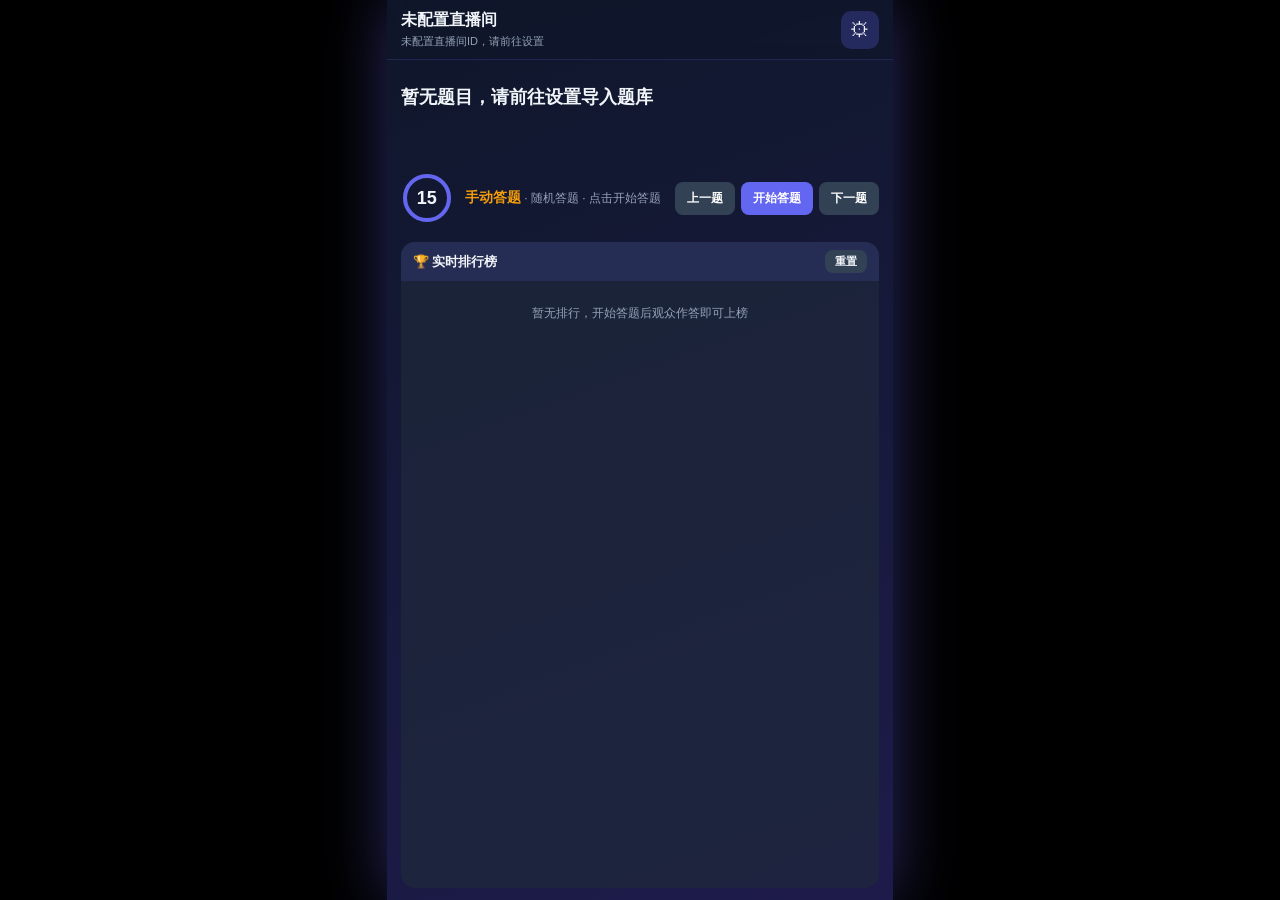
<file: index.html>
<!DOCTYPE html>
<html lang="zh-CN">
<head>
  <meta charset="UTF-8">
  <meta name="viewport" content="width=device-width, initial-scale=1.0, maximum-scale=1.0, user-scalable=no, viewport-fit=cover">
  <meta name="theme-color" content="#6366f1">
  <meta name="apple-mobile-web-app-capable" content="yes">
  <meta name="apple-mobile-web-app-status-bar-style" content="black-translucent">
  <title>直播答题</title>
  <link rel="manifest" href="./manifest.json">
  <link rel="icon" type="image/svg+xml" href="./icons/icon.svg">
  <link rel="apple-touch-icon" href="./icons/icon-192.png">
  <link rel="stylesheet" href="./css/styles.css">
</head>
<body>
  <div class="stage">

    <!-- 1. 头部区域：直播间名称 + 设置按钮入口 -->
    <header class="header">
      <div class="header-info">
        <div class="room-name" id="room-name">未配置直播间</div>
        <div class="conn-status" id="conn-status">
          <span class="dot" id="status-dot"></span>正在连接...
        </div>
      </div>
      <!-- 2. 设置按钮入口 -->
      <button class="btn-settings" id="btn-settings" title="设置">⚙</button>
    </header>

    <!-- 3. 题目展示区 -->
    <section class="question-area">
      <div class="q-meta" id="q-meta"></div>
      <div class="q-text" id="q-text">加载中...</div>
    </section>

    <!-- 4. ABCD 选项展示区 -->
    <section class="options" id="options"></section>

    <!-- 5. 倒计时展示区 -->
    <section class="countdown-area">
      <div class="timer-ring">
        <svg width="52" height="52">
          <circle cx="26" cy="26" r="22" fill="none" stroke="rgba(255,255,255,.1)" stroke-width="4"/>
          <circle id="timer-circle" cx="26" cy="26" r="22" fill="none" stroke="#6366f1" stroke-width="4"
                  stroke-linecap="round" stroke-dasharray="138.2" stroke-dashoffset="0"/>
        </svg>
        <div class="num" id="timer-num">15</div>
      </div>
      <div class="hint" id="hint">点击 <b>开始答题</b>，观众在直播间发送 A/B/C/D 即可参与</div>
      <div class="ctrl-btns">
        <button class="ctrl-btn ghost" id="btn-prev">上一题</button>
        <button class="ctrl-btn" id="btn-start">开始答题</button>
        <button class="ctrl-btn ghost" id="btn-next">下一题</button>
      </div>
    </section>

    <!-- 统计条 -->
    <div class="stats-bar" id="stats-bar"></div>

    <!-- 6. 排行榜区域 -->
    <section class="leaderboard">
      <div class="lb-header">
        <span>🏆 实时排行榜</span>
        <button class="btn btn-ghost" id="btn-reset" style="padding:4px 10px;font-size:11px">重置</button>
      </div>
      <div class="lb-list" id="lb-list">
        <div class="lb-empty">暂无排行，开始答题后观众作答即可上榜</div>
      </div>
    </section>

  </div>

  <script src="./DouyinLiveWS.js"></script>
  <script src="./js/storage.js"></script>
  <script src="./js/app.js"></script>
</body>
</html>
</file>
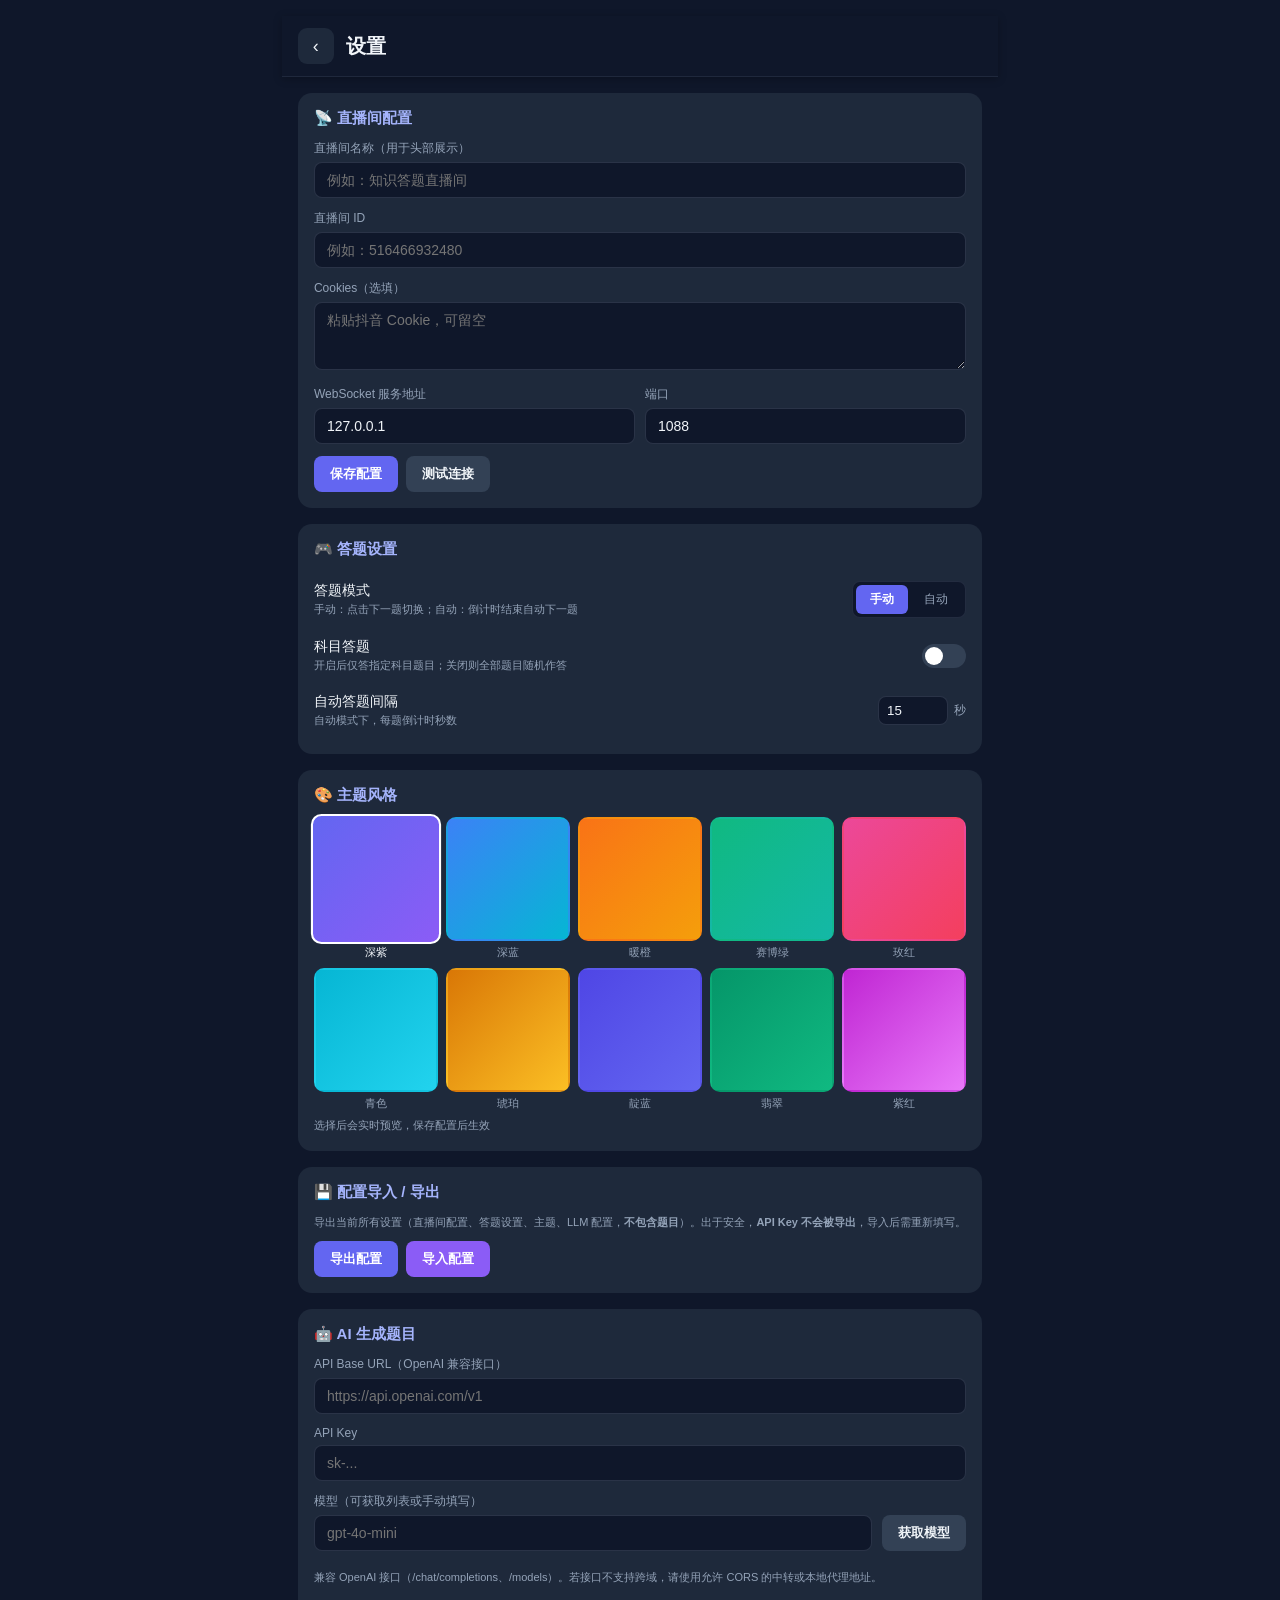
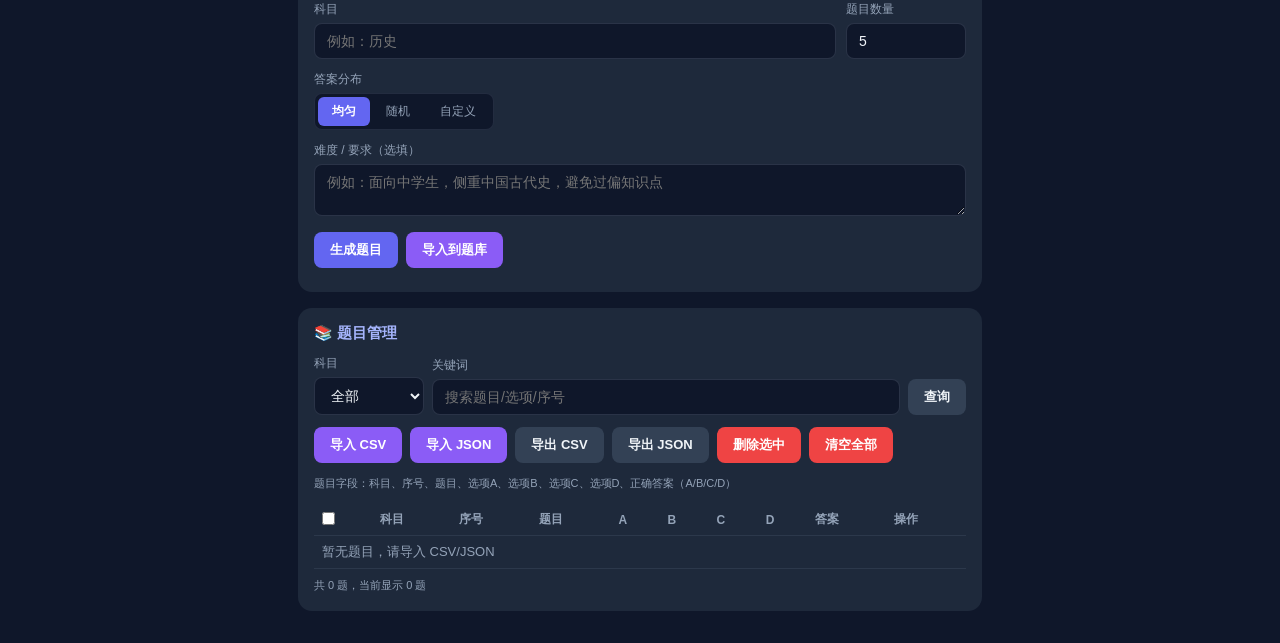
<file: settings.html>
<!DOCTYPE html>
<html lang="zh-CN">
<head>
  <meta charset="UTF-8">
  <meta name="viewport" content="width=device-width, initial-scale=1.0, maximum-scale=1.0, user-scalable=no, viewport-fit=cover">
  <meta name="theme-color" content="#6366f1">
  <title>设置 - 直播答题</title>
  <link rel="manifest" href="./manifest.json">
  <link rel="icon" type="image/svg+xml" href="./icons/icon.svg">
  <link rel="stylesheet" href="./css/styles.css">
</head>
<body style="background:var(--bg-dark)">
  <div class="page">

    <div class="page-header">
      <button class="back-btn" onclick="location.href='./index.html'">‹</button>
      <h1>设置</h1>
    </div>

    <!-- 直播间配置 -->
    <div class="card">
      <h2>📡 直播间配置</h2>
      <div class="field">
        <label>直播间名称（用于头部展示）</label>
        <input type="text" id="cfg-room-name" placeholder="例如：知识答题直播间">
      </div>
      <div class="field">
        <label>直播间 ID</label>
        <input type="text" id="cfg-room-id" placeholder="例如：516466932480">
      </div>
      <div class="field">
        <label>Cookies（选填）</label>
        <textarea id="cfg-cookie" rows="3" placeholder="粘贴抖音 Cookie，可留空"></textarea>
      </div>
      <div class="row">
        <div class="field">
          <label>WebSocket 服务地址</label>
          <input type="text" id="cfg-host" placeholder="127.0.0.1">
        </div>
        <div class="field">
          <label>端口</label>
          <input type="number" id="cfg-port" placeholder="1088">
        </div>
      </div>
      <div class="btn-row">
        <button class="btn btn-primary" id="btn-save-config">保存配置</button>
        <button class="btn btn-ghost" id="btn-test-config">测试连接</button>
      </div>
    </div>

    <!-- 答题设置 -->
    <div class="card">
      <h2>🎮 答题设置</h2>

      <div class="switch-row">
        <div class="switch-label">
          <div class="title">答题模式</div>
          <div class="desc">手动：点击下一题切换；自动：倒计时结束自动下一题</div>
        </div>
        <div class="seg" id="seg-answer-mode">
          <button data-val="manual" class="active">手动</button>
          <button data-val="auto">自动</button>
        </div>
      </div>

      <div class="switch-row">
        <div class="switch-label">
          <div class="title">科目答题</div>
          <div class="desc">开启后仅答指定科目题目；关闭则全部题目随机作答</div>
        </div>
        <div class="switch" id="sw-subject-mode"></div>
      </div>

      <div class="field" id="subject-filter-wrap" style="display:none">
        <label>选择答题科目</label>
        <select id="cfg-subject-filter">
          <option value="">请选择科目</option>
        </select>
      </div>

      <div class="switch-row">
        <div class="switch-label">
          <div class="title">自动答题间隔</div>
          <div class="desc">自动模式下，每题倒计时秒数</div>
        </div>
        <div style="display:flex;align-items:center;gap:6px">
          <input type="number" id="cfg-countdown" value="15" min="3" max="120"
                 style="width:70px;padding:6px 8px;border-radius:8px;border:1px solid rgba(148,163,184,.2);background:#0f172a;color:var(--text)">
          <span style="font-size:12px;color:var(--text-dim)">秒</span>
        </div>
      </div>
    </div>

    <!-- 主题选择 -->
    <div class="card">
      <h2>🎨 主题风格</h2>
      <div class="theme-grid" id="theme-grid">
        <div class="theme-item" data-theme="purple">
          <div class="theme-swatch" style="background:linear-gradient(135deg,#6366f1,#8b5cf6)"></div>
          <div class="name">深紫</div>
        </div>
        <div class="theme-item" data-theme="blue">
          <div class="theme-swatch" style="background:linear-gradient(135deg,#3b82f6,#06b6d4)"></div>
          <div class="name">深蓝</div>
        </div>
        <div class="theme-item" data-theme="orange">
          <div class="theme-swatch" style="background:linear-gradient(135deg,#f97316,#f59e0b)"></div>
          <div class="name">暖橙</div>
        </div>
        <div class="theme-item" data-theme="green">
          <div class="theme-swatch" style="background:linear-gradient(135deg,#10b981,#14b8a6)"></div>
          <div class="name">赛博绿</div>
        </div>
        <div class="theme-item" data-theme="rose">
          <div class="theme-swatch" style="background:linear-gradient(135deg,#ec4899,#f43f5e)"></div>
          <div class="name">玫红</div>
        </div>
        <div class="theme-item" data-theme="cyan">
          <div class="theme-swatch" style="background:linear-gradient(135deg,#06b6d4,#22d3ee)"></div>
          <div class="name">青色</div>
        </div>
        <div class="theme-item" data-theme="amber">
          <div class="theme-swatch" style="background:linear-gradient(135deg,#d97706,#fbbf24)"></div>
          <div class="name">琥珀</div>
        </div>
        <div class="theme-item" data-theme="indigo">
          <div class="theme-swatch" style="background:linear-gradient(135deg,#4f46e5,#6366f1)"></div>
          <div class="name">靛蓝</div>
        </div>
        <div class="theme-item" data-theme="emerald">
          <div class="theme-swatch" style="background:linear-gradient(135deg,#059669,#10b981)"></div>
          <div class="name">翡翠</div>
        </div>
        <div class="theme-item" data-theme="fuchsia">
          <div class="theme-swatch" style="background:linear-gradient(135deg,#c026d3,#e879f9)"></div>
          <div class="name">紫红</div>
        </div>
      </div>
      <div class="help-text">选择后会实时预览，保存配置后生效</div>
    </div>

    <!-- 配置导入导出 -->
    <div class="card">
      <h2>💾 配置导入 / 导出</h2>
      <div class="help-text" style="margin-bottom:10px">
        导出当前所有设置（直播间配置、答题设置、主题、LLM 配置，<b>不包含题目</b>）。出于安全，<b>API Key 不会被导出</b>，导入后需重新填写。
      </div>
      <div class="config-actions">
        <button class="btn btn-primary" id="btn-export-config">导出配置</button>
        <button class="btn btn-accent" id="btn-import-config">导入配置</button>
        <input type="file" id="config-file-input" class="file-input" accept=".json">
      </div>
    </div>

    <!-- AI 生成题目 -->
    <div class="card">
      <h2>🤖 AI 生成题目</h2>

      <!-- LLM 配置 -->
      <div class="field">
        <label>API Base URL（OpenAI 兼容接口）</label>
        <input type="text" id="llm-base-url" placeholder="https://api.openai.com/v1">
      </div>
      <div class="field">
        <label>API Key</label>
        <input type="password" id="llm-api-key" placeholder="sk-..." autocomplete="off">
      </div>
      <div class="row">
        <div class="field" style="flex:1">
          <label>模型（可获取列表或手动填写）</label>
          <input type="text" id="llm-model" placeholder="gpt-4o-mini" list="llm-model-list">
          <datalist id="llm-model-list"></datalist>
        </div>
        <div class="field" style="flex:0 0 auto;align-self:flex-end">
          <button class="btn btn-ghost" id="btn-fetch-models">获取模型</button>
        </div>
      </div>
      <div class="help-text">
        兼容 OpenAI 接口（/chat/completions、/models）。若接口不支持跨域，请使用允许 CORS 的中转或本地代理地址。
      </div>

      <!-- 生成参数 -->
      <div class="row" style="margin-top:14px">
        <div class="field">
          <label>科目</label>
          <input type="text" id="gen-subject" placeholder="例如：历史" list="gen-subject-list">
          <datalist id="gen-subject-list"></datalist>
        </div>
        <div class="field" style="max-width:120px">
          <label>题目数量</label>
          <input type="number" id="gen-count" value="5" min="1" max="50">
        </div>
      </div>

      <div class="field">
        <label>答案分布</label>
        <div class="seg" id="seg-dist">
          <button data-val="even" class="active">均匀</button>
          <button data-val="random">随机</button>
          <button data-val="custom">自定义</button>
        </div>
      </div>

      <div class="row" id="dist-custom" style="display:none">
        <div class="field"><label>A 答案数</label><input type="number" id="dist-a" value="0" min="0"></div>
        <div class="field"><label>B 答案数</label><input type="number" id="dist-b" value="0" min="0"></div>
        <div class="field"><label>C 答案数</label><input type="number" id="dist-c" value="0" min="0"></div>
        <div class="field"><label>D 答案数</label><input type="number" id="dist-d" value="0" min="0"></div>
      </div>

      <div class="field">
        <label>难度 / 要求（选填）</label>
        <textarea id="gen-requirement" rows="2" placeholder="例如：面向中学生，侧重中国古代史，避免过偏知识点"></textarea>
      </div>

      <div class="btn-row">
        <button class="btn btn-primary" id="btn-generate">生成题目</button>
        <button class="btn btn-accent" id="btn-import-preview" disabled>导入到题库</button>
        <span id="gen-status" class="help-text" style="margin:0;flex:1"></span>
      </div>

      <!-- 预览 -->
      <div class="q-table-wrap" style="margin-top:12px;max-height:40vh;overflow:auto;display:none" id="preview-wrap">
        <table class="q-table">
          <thead>
            <tr>
              <th><input type="checkbox" id="check-all-preview"></th>
              <th>科目</th>
              <th>题目</th>
              <th>A</th><th>B</th><th>C</th><th>D</th>
              <th>答案</th>
              <th>操作</th>
            </tr>
          </thead>
          <tbody id="preview-tbody"></tbody>
        </table>
      </div>
      <div id="preview-count" class="help-text" style="margin-top:8px"></div>
    </div>

    <!-- 题目管理 -->
    <div class="card">
      <h2>📚 题目管理</h2>

      <!-- 条件查询 -->
      <div class="filter-bar">
        <div class="field">
          <label>科目</label>
          <select id="filter-subject">
            <option value="">全部</option>
          </select>
        </div>
        <div class="field" style="min-width:160px;flex:1">
          <label>关键词</label>
          <input type="text" id="filter-keyword" placeholder="搜索题目/选项/序号">
        </div>
        <button class="btn btn-ghost" id="btn-query">查询</button>
      </div>

      <!-- 批量操作 -->
      <div class="btn-row" style="margin-bottom:12px">
        <button class="btn btn-accent" id="btn-import-csv">导入 CSV</button>
        <button class="btn btn-accent" id="btn-import-json">导入 JSON</button>
        <button class="btn btn-ghost" id="btn-export-csv">导出 CSV</button>
        <button class="btn btn-ghost" id="btn-export-json">导出 JSON</button>
        <button class="btn btn-danger" id="btn-delete-selected">删除选中</button>
        <button class="btn btn-danger" id="btn-delete-all">清空全部</button>
        <input type="file" id="file-input" class="file-input" accept=".csv,.json">
      </div>

      <div class="help-text">
        题目字段：科目、序号、题目、选项A、选项B、选项C、选项D、正确答案（A/B/C/D）
      </div>

      <!-- 题目表格 -->
      <div class="q-table-wrap" style="margin-top:12px;max-height:50vh;overflow:auto">
        <table class="q-table">
          <thead>
            <tr>
              <th><input type="checkbox" id="check-all"></th>
              <th>科目</th>
              <th>序号</th>
              <th>题目</th>
              <th>A</th>
              <th>B</th>
              <th>C</th>
              <th>D</th>
              <th>答案</th>
              <th>操作</th>
            </tr>
          </thead>
          <tbody id="q-tbody"></tbody>
        </table>
      </div>
      <div id="q-count" class="help-text" style="margin-top:8px"></div>
    </div>

  </div>

  <script src="./js/storage.js"></script>
  <script src="./DouyinLiveWS.js"></script>
  <script src="./js/settings.js"></script>
</body>
</html>
</file>
<file: css/styles.css>
/* ===== 全局基础 ===== */
* { box-sizing: border-box; margin: 0; padding: 0; }

:root {
  --primary: #6366f1;
  --primary-dark: #4f46e5;
  --accent: #8b5cf6;
  --bg-dark: #0f172a;
  --bg-card: #1e293b;
  --bg-card-2: #334155;
  --text: #f1f5f9;
  --text-dim: #94a3b8;
  --correct: #22c55e;
  --wrong: #ef4444;
  --warning: #f59e0b;
  --radius: 14px;
  --gap: 10px;
  --stage-grad: linear-gradient(160deg, #0f172a 0%, #1e1b4b 100%);
}

/* ===== 主题切换 ===== */
html[data-theme="purple"] {
  --primary: #6366f1; --primary-dark: #4f46e5; --accent: #8b5cf6;
  --stage-grad: linear-gradient(160deg, #0f172a 0%, #1e1b4b 100%);
}
html[data-theme="blue"] {
  --primary: #3b82f6; --primary-dark: #2563eb; --accent: #06b6d4;
  --stage-grad: linear-gradient(160deg, #0c1426 0%, #0e2a4a 100%);
}
html[data-theme="orange"] {
  --primary: #f97316; --primary-dark: #ea580c; --accent: #f59e0b;
  --stage-grad: linear-gradient(160deg, #1a1208 0%, #3a1f08 100%);
}
html[data-theme="green"] {
  --primary: #10b981; --primary-dark: #059669; --accent: #14b8a6;
  --stage-grad: linear-gradient(160deg, #06140f 0%, #08301f 100%);
}
html[data-theme="rose"] {
  --primary: #ec4899; --primary-dark: #db2777; --accent: #f43f5e;
  --stage-grad: linear-gradient(160deg, #1a0a12 0%, #3a0f20 100%);
}

html, body {
  min-height: 100%;
  font-family: "Microsoft YaHei", "PingFang SC", sans-serif;
  background: #000;
  color: var(--text);
  -webkit-tap-highlight-color: transparent;
  user-select: none;
}

/* ===== 9:16 竖屏舞台 ===== */
.stage {
  position: relative;
  width: 100vw;
  height: 100vh;
  max-width: calc(100vh * 9 / 16);
  max-height: calc(100vw * 16 / 9);
  margin: 0 auto;
  background: var(--stage-grad);
  display: flex;
  flex-direction: column;
  overflow: hidden;
}

/* 桌面端居中显示，左右留黑 */
@media (min-aspect-ratio: 9/16) {
  body { display: flex; align-items: center; justify-content: center; }
  .stage { box-shadow: 0 0 60px rgba(99,102,241,.4); }
}

/* ===== 头部区域 ===== */
.header {
  flex-shrink: 0;
  padding: 10px 14px;
  display: flex;
  align-items: center;
  gap: 10px;
  background: rgba(15, 23, 42, .6);
  backdrop-filter: blur(8px);
  border-bottom: 1px solid rgba(99,102,241,.2);
}
.header-info { flex: 1; min-width: 0; }
.room-name {
  font-size: 16px; font-weight: bold; white-space: nowrap;
  overflow: hidden; text-overflow: ellipsis;
}
.conn-status { font-size: 11px; color: var(--text-dim); margin-top: 3px; }
.conn-status .dot {
  display: inline-block; width: 7px; height: 7px; border-radius: 50%;
  background: var(--wrong); margin-right: 4px; vertical-align: middle;
}
.conn-status .dot.on { background: var(--correct); }

.btn-settings {
  flex-shrink: 0;
  width: 38px; height: 38px;
  border: none; border-radius: 10px;
  background: rgba(99,102,241,.25);
  color: var(--text); font-size: 20px; cursor: pointer;
  display: flex; align-items: center; justify-content: center;
  transition: background .2s;
}
.btn-settings:active { background: rgba(99,102,241,.5); }

/* ===== 题目展示区 ===== */
.question-area {
  flex-shrink: 0;
  padding: 16px 14px 10px;
  animation: fadeIn 0.3s ease-out;
}
.q-meta { display: flex; gap: 8px; font-size: 11px; color: var(--text-dim); margin-bottom: 8px; }
.q-meta .tag {
  background: rgba(99,102,241,.2); color: #a5b4fc;
  padding: 2px 8px; border-radius: 6px;
}
.q-text {
  font-size: 18px; line-height: 1.5; font-weight: 600;
  min-height: 54px;
  animation: slideIn 0.3s ease-out;
}

/* ===== 选项动画 ===== */
.option {
  animation: fadeInUp 0.3s ease-out backwards;
}
.option:nth-child(1) { animation-delay: 0.05s; }
.option:nth-child(2) { animation-delay: 0.1s; }
.option:nth-child(3) { animation-delay: 0.15s; }
.option:nth-child(4) { animation-delay: 0.2s; }

@keyframes fadeIn {
  from { opacity: 0; }
  to { opacity: 1; }
}

@keyframes fadeInUp {
  from { opacity: 0; transform: translateY(10px); }
  to { opacity: 1; transform: translateY(0); }
}

@keyframes slideIn {
  from { opacity: 0; transform: translateX(-10px); }
  to { opacity: 1; transform: translateX(0); }
}

/* ===== ABCD 选项区 ===== */
.options {
  flex-shrink: 0;
  padding: 8px 14px;
  display: flex;
  flex-direction: column;
  gap: 8px;
}
.option {
  display: flex; align-items: center; gap: 10px;
  padding: 12px 14px;
  border-radius: var(--radius);
  background: var(--bg-card);
  border: 2px solid transparent;
  transition: all .2s;
  cursor: pointer;
}
.option .letter {
  width: 28px; height: 28px; flex-shrink: 0;
  border-radius: 50%;
  display: flex; align-items: center; justify-content: center;
  font-weight: bold; font-size: 14px;
  background: var(--bg-card-2); color: var(--text);
}
.option .opt-text { font-size: 14px; flex: 1; }
.option.selected { border-color: var(--primary); background: rgba(99,102,241,.18); }
.option.selected .letter { background: var(--primary); }
.option.correct { border-color: var(--correct); background: rgba(34,197,94,.15); }
.option.correct .letter { background: var(--correct); }
.option.wrong { border-color: var(--wrong); background: rgba(239,68,68,.15); }
.option.correct .letter { background: var(--correct); }
.option .count {
  font-size: 12px; color: var(--text-dim);
  background: rgba(0,0,0,.25); padding: 2px 8px; border-radius: 8px;
}

/* ===== 倒计时区 ===== */
.countdown-area {
  flex-shrink: 0;
  padding: 8px 14px;
  display: flex; align-items: center; gap: 12px;
}
.timer-ring {
  position: relative; width: 52px; height: 52px; flex-shrink: 0;
}
.timer-ring svg { transform: rotate(-90deg); }
.timer-ring .num {
  position: absolute; inset: 0;
  display: flex; align-items: center; justify-content: center;
  font-size: 18px; font-weight: bold;
}
.countdown-area .hint {
  font-size: 12px; color: var(--text-dim);
  flex: 1;
}
.countdown-area .hint b { color: var(--warning); font-size: 14px; }
.ctrl-btns { display: flex; gap: 6px; }
.ctrl-btn {
  border: none; border-radius: 8px;
  padding: 8px 12px; font-size: 12px; cursor: pointer;
  background: var(--primary); color: #fff; font-weight: 600;
}
.ctrl-btn.ghost { background: var(--bg-card-2); }
.ctrl-btn:active { transform: scale(.96); }
.ctrl-btn:disabled { opacity: .4; }

/* ===== 排行榜区 ===== */
.leaderboard {
  flex: 1;
  margin: 6px 14px 12px;
  border-radius: var(--radius);
  background: rgba(30, 41, 59, .7);
  overflow: hidden;
  display: flex; flex-direction: column;
}
.lb-header {
  padding: 8px 12px;
  font-size: 13px; font-weight: bold;
  background: rgba(99,102,241,.15);
  display: flex; justify-content: space-between; align-items: center;
}
.lb-list { flex: 1; overflow-y: auto; padding: 4px 0; }
.lb-list::-webkit-scrollbar { width: 0; }
.lb-item {
  display: flex; align-items: center; gap: 8px;
  padding: 6px 12px; font-size: 13px;
}
.lb-rank {
  width: 22px; text-align: center; font-weight: bold; color: var(--text-dim);
}
.lb-item:nth-child(1) .lb-rank { color: #fbbf24; }
.lb-item:nth-child(2) .lb-rank { color: #c0c0c0; }
.lb-item:nth-child(3) .lb-rank { color: #cd7f32; }
.lb-name { flex: 1; white-space: nowrap; overflow: hidden; text-overflow: ellipsis; }
.lb-score { color: var(--correct); font-weight: bold; }
.lb-empty { text-align: center; color: var(--text-dim); padding: 20px; font-size: 12px; }

/* ===== 答案揭晓全屏遮罩 ===== */
.reveal-overlay {
  position: fixed; inset: 0;
  background: rgba(0, 0, 0, .92);
  display: flex; flex-direction: column;
  align-items: center; justify-content: center;
  z-index: 10000;
  animation: fadeIn 0.2s ease-out;
}
.reveal-content {
  text-align: center;
  padding: 20px;
  max-width: 90%;
}
.reveal-question {
  font-size: 22px;
  font-weight: bold;
  color: var(--text);
  margin-bottom: 24px;
  line-height: 1.5;
  animation: slideIn 0.3s ease-out;
}
.reveal-answer {
  font-size: 64px;
  font-weight: bold;
  color: var(--correct);
  text-shadow: 0 0 30px rgba(34, 197, 94, .5);
  animation: scaleIn 0.4s cubic-bezier(.175,.885,.32,1.275);
}
.reveal-countdown {
  position: absolute;
  bottom: 40px;
  font-size: 14px;
  color: var(--text-dim);
}

@keyframes scaleIn {
  from { opacity: 0; transform: scale(0.5); }
  to { opacity: 1; transform: scale(1); }
}

/* ===== 通用浮层 ===== */
.toast {
  position: fixed; left: 50%; bottom: 30px; transform: translateX(-50%);
  background: rgba(0,0,0,.85); color: #fff; font-size: 13px;
  padding: 10px 18px; border-radius: 22px; z-index: 9999;
  opacity: 0; transition: opacity .3s; pointer-events: none;
}
.toast.show { opacity: 1; }

/* ===== 设置页面通用 ===== */
.page {
  max-width: 720px; margin: 0 auto; padding: 16px;
}
.page-header {
  display: flex; align-items: center; gap: 12px;
  position: sticky; top: 0; z-index: 50;
  background: var(--bg-dark);
  padding: 12px 16px;
  margin: 0 -16px 16px;
  border-bottom: 1px solid rgba(148,163,184,.12);
  box-shadow: 0 2px 8px rgba(0,0,0,.25);
}
.page-header h1 { font-size: 20px; flex: 1; }
.back-btn {
  border: none; background: var(--bg-card); color: var(--text);
  width: 36px; height: 36px; border-radius: 9px; font-size: 18px; cursor: pointer;
}
.card {
  background: var(--bg-card); border-radius: var(--radius);
  padding: 16px; margin-bottom: 16px;
}
.card h2 { font-size: 15px; margin-bottom: 12px; color: #a5b4fc; }
.field { margin-bottom: 12px; }
.field label { display: block; font-size: 12px; color: var(--text-dim); margin-bottom: 5px; }
.field input, .field select, .field textarea {
  width: 100%; padding: 9px 12px; font-size: 14px;
  border: 1px solid rgba(148,163,184,.2); border-radius: 8px;
  background: #0f172a; color: var(--text); font-family: inherit;
}
.field input:focus, .field select:focus, .field textarea:focus {
  outline: none; border-color: var(--primary);
}
.row { display: flex; gap: 10px; }
.row .field { flex: 1; }
.btn {
  border: none; border-radius: 8px; padding: 9px 16px;
  font-size: 13px; cursor: pointer; font-weight: 600; font-family: inherit;
}
.btn-primary { background: var(--primary); color: #fff; }
.btn-accent { background: var(--accent); color: #fff; }
.btn-danger { background: var(--wrong); color: #fff; }
.btn-ghost { background: var(--bg-card-2); color: var(--text); }
.btn:active { transform: scale(.97); }
.btn-row { display: flex; gap: 8px; flex-wrap: wrap; }

/* 题目表格 */
.q-table-wrap { overflow-x: auto; }
table.q-table {
  width: 100%; border-collapse: collapse; font-size: 12px;
}
.q-table th, .q-table td {
  padding: 7px 8px; text-align: left; white-space: nowrap;
  border-bottom: 1px solid rgba(148,163,184,.12);
}
.q-table th { color: var(--text-dim); position: sticky; top: 0; background: var(--bg-card); }
.q-table td.content { white-space: normal; max-width: 180px; }
.q-table tr.selected { background: rgba(99,102,241,.15); }
.q-table input[type="checkbox"] { accent-color: var(--primary); }

.empty-state {
  text-align: center; color: var(--text-dim); padding: 30px; font-size: 13px;
}

/* 查询栏 */
.filter-bar {
  display: flex; gap: 8px; flex-wrap: wrap; margin-bottom: 12px; align-items: flex-end;
}
.filter-bar .field { margin-bottom: 0; min-width: 110px; }

.help-text { font-size: 11px; color: var(--text-dim); margin-top: 6px; line-height: 1.6; }

/* 文件输入隐藏 */
.file-input { display: none; }

/* 排行榜答题统计气泡 */
.stats-bar {
  display: flex; gap: 14px; font-size: 11px; color: var(--text-dim);
  padding: 0 14px 4px;
}
.stats-bar b { color: var(--text); }

/* ===== 开关 switch ===== */
.switch-row {
  display: flex; align-items: center; justify-content: space-between;
  padding: 10px 0; gap: 12px;
}
.switch-row .switch-label { flex: 1; }
.switch-row .switch-label .title { font-size: 14px; }
.switch-row .switch-label .desc { font-size: 11px; color: var(--text-dim); margin-top: 2px; }
.switch {
  position: relative; width: 44px; height: 24px; flex-shrink: 0;
  background: var(--bg-card-2); border-radius: 12px; cursor: pointer;
  transition: background .2s;
}
.switch::after {
  content: ""; position: absolute; top: 3px; left: 3px;
  width: 18px; height: 18px; border-radius: 50%;
  background: #fff; transition: transform .2s;
}
.switch.on { background: var(--primary); }
.switch.on::after { transform: translateX(20px); }

/* 答题模式分段控件 */
.seg {
  display: inline-flex; background: #0f172a; border-radius: 8px; padding: 3px; gap: 2px;
  border: 1px solid rgba(148,163,184,.15);
}
.seg button {
  border: none; background: transparent; color: var(--text-dim);
  padding: 6px 14px; font-size: 12px; border-radius: 6px; cursor: pointer; font-family: inherit;
}
.seg button.active { background: var(--primary); color: #fff; font-weight: 600; }

/* 主题选择 */
.theme-grid {
  display: grid; grid-template-columns: repeat(5, 1fr); gap: 8px;
}
.theme-item {
  cursor: pointer; text-align: center;
}
.theme-swatch {
  width: 100%; aspect-ratio: 1; border-radius: 10px;
  border: 2px solid transparent; transition: border-color .2s, transform .15s;
}
.theme-item.active .theme-swatch { border-color: #fff; transform: scale(1.05); }
.theme-item .name { font-size: 11px; color: var(--text-dim); margin-top: 4px; }
.theme-item.active .name { color: var(--text); }

/* 新增主题：青色 */
html[data-theme="cyan"] {
  --primary: #06b6d4; --primary-dark: #0891b2; --accent: #22d3ee;
  --stage-grad: linear-gradient(160deg, #0a121a 0%, #0e2a3a 100%);
}
/* 新增主题：琥珀色 */
html[data-theme="amber"] {
  --primary: #d97706; --primary-dark: #b45309; --accent: #fbbf24;
  --stage-grad: linear-gradient(160deg, #1a1408 0%, #3a2608 100%);
}
/* 新增主题：靛蓝色 */
html[data-theme="indigo"] {
  --primary: #4f46e5; --primary-dark: #3730a3; --accent: #6366f1;
  --stage-grad: linear-gradient(160deg, #0f1126 0%, #1e1b4b 100%);
}
/* 新增主题：翡翠绿 */
html[data-theme="emerald"] {
  --primary: #059669; --primary-dark: #047857; --accent: #10b981;
  --stage-grad: linear-gradient(160deg, #061410 0%, #083020 100%);
}
/* 新增主题：紫红色 */
html[data-theme="fuchsia"] {
  --primary: #c026d3; --primary-dark: #a21caf; --accent: #e879f9;
  --stage-grad: linear-gradient(160deg, #1a0a1a 0%, #3a0f3a 100%);
}

/* 配置导入导出区 */
.config-actions { display: flex; gap: 8px; flex-wrap: wrap; }
</file>
